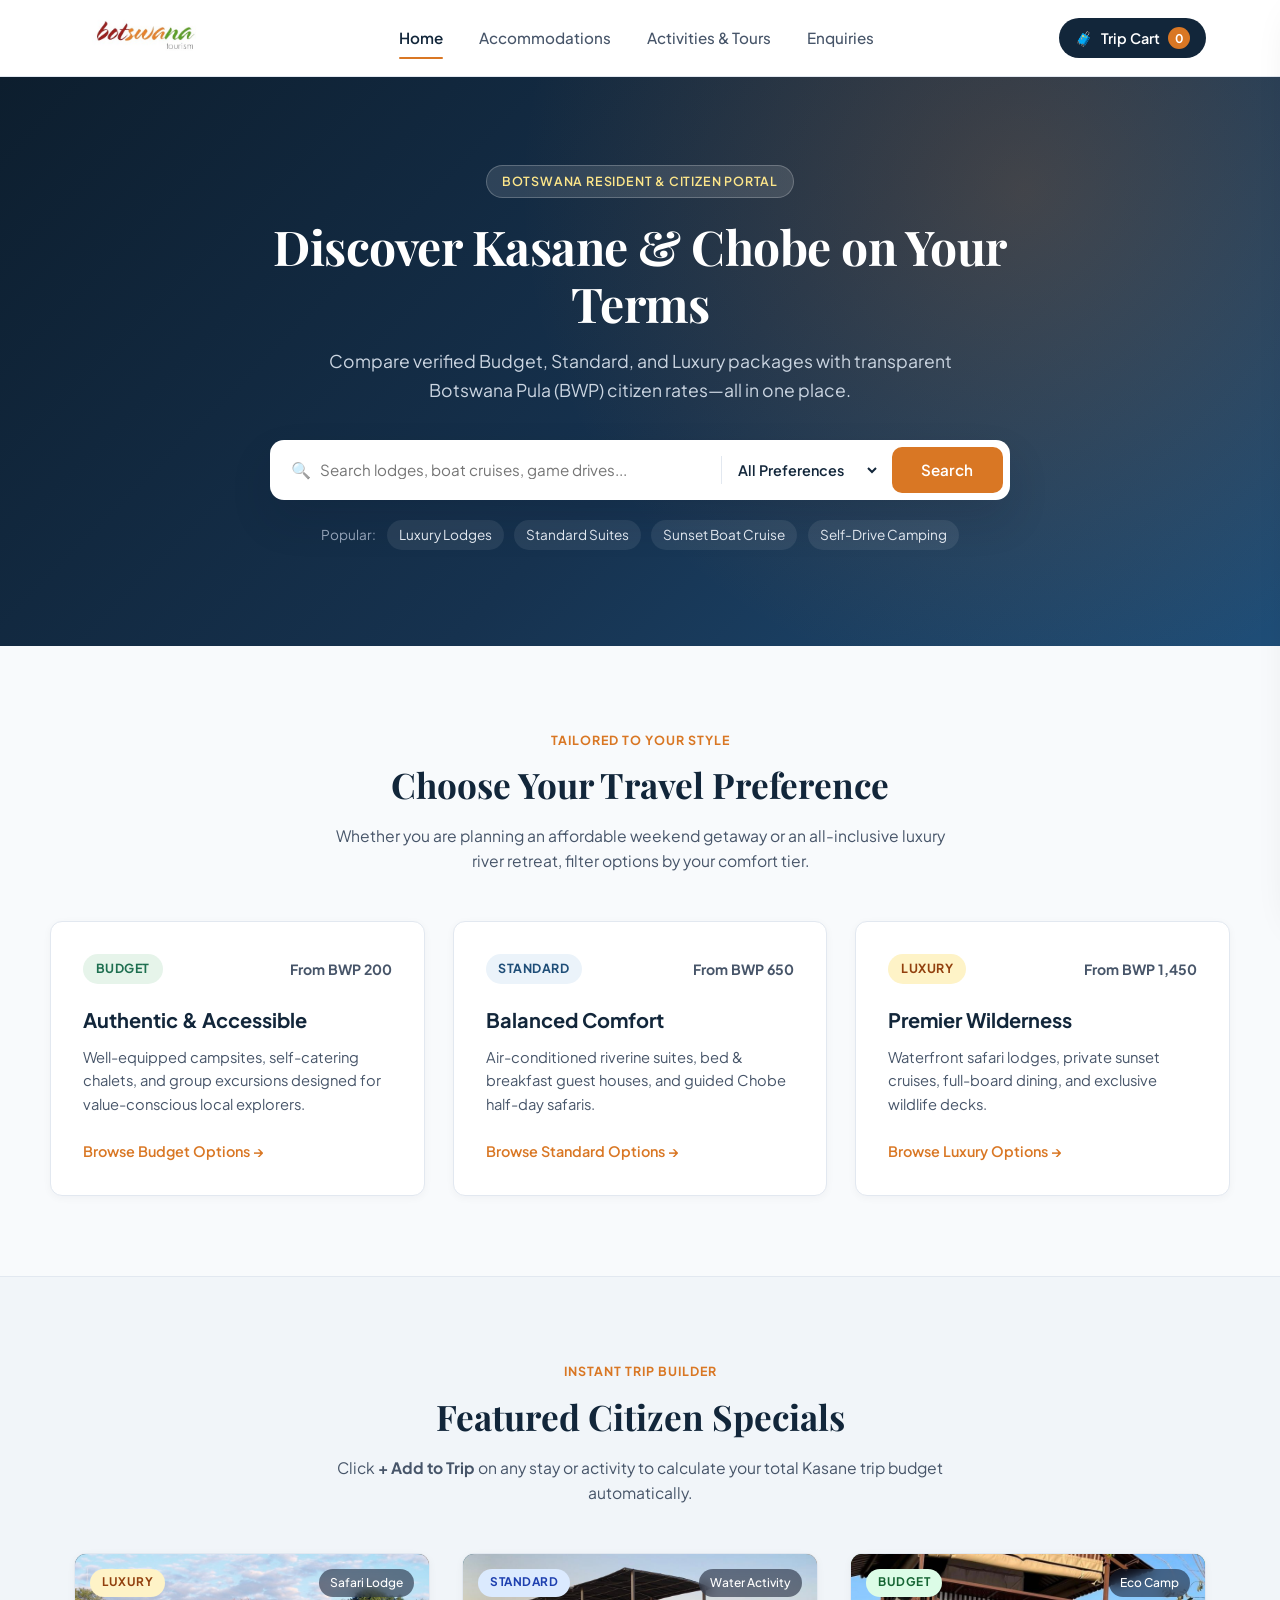
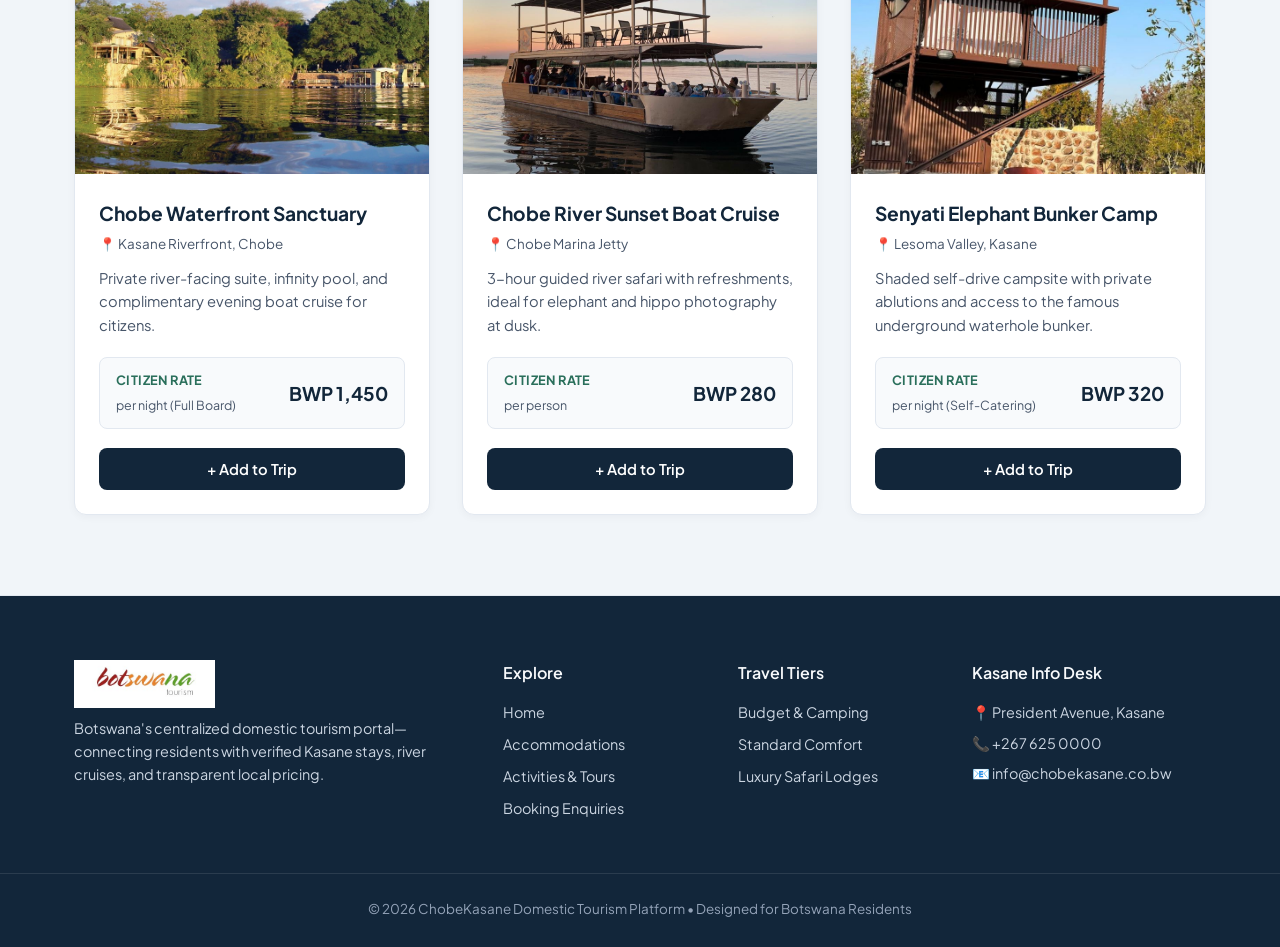
<file: index.html>
<!DOCTYPE html>
<html lang="en">
<head>
    <meta charset="UTF-8">
    <meta name="viewport" content="width=device-width, initial-scale=1.0">

    <link rel="stylesheet" href="css/style.css">

    <link rel="preconnect" href="https://fonts.googleapis.com">
    <link rel="preconnect" href="https://fonts.gstatic.com" crossorigin>

    <link href="https://fonts.googleapis.com/css2?family=Plus+Jakarta+Sans:wght@400;500;600;700&family=Playfair+Display:ital,wght@0,600;0,700;1,500&display=swap" rel="stylesheet">

    <title>ChobeKasane | Domestic Tourism & Citizen Rates Portal</title>

    <!-- FIXED IMAGE AND TEXT OVERLAY STYLING -->
    <style>
        .listing-visual {
            position: relative !important;
            display: block !important;
            width: 100%;
            height: 220px;
            overflow: hidden;
        }

        .listing-visual img {
            position: absolute;
            top: 0;
            left: 0;
            width: 100%;
            height: 100%;
            object-fit: cover;
            display: block;
            z-index: 1;
        }

        .listing-visual .tier-badge {
            position: absolute !important;
            top: 15px;
            left: 15px;
            z-index: 2;
            display: inline-block;
        }

        .listing-visual .category-chip {
            position: absolute !important;
            top: 15px;
            right: 15px;
            z-index: 2;
            display: inline-block;
        }

        .logo img {
            height: 48px;
            width: auto;
            display: block;
            object-fit: contain;
        }
    </style>
</head>

<body>

    <!-- HEADER -->
    <header class="site-header">
        <div class="container nav-container">

            <a href="index.html" class="logo">
                <img src="img/BTO LOGO.jpg" alt="Botswana Tourism Organisation Logo">
            </a>

            <nav class="nav-menu" id="navMenu">
                <a href="index.html" class="active">Home</a>
                <a href="accommodations.html">Accommodations</a>
                <a href="activities.html">Activities & Tours</a>
                <a href="contact.html">Enquiries</a>
            </nav>

            <div class="nav-actions">

                <button class="cart-trigger" onclick="toggleCart()" aria-label="Open Trip Cart">
                    <span class="cart-icon">🧳</span>
                    <span class="cart-label">Trip Cart</span>
                    <span class="cart-badge" id="cartCount">0</span>
                </button>

                <button class="mobile-menu-btn" onclick="toggleMobileMenu()" aria-label="Menu">☰</button>

            </div>
        </div>
    </header>


    <main>

        <!-- HERO SECTION -->
        <section class="hero">
            <div class="container hero-content">

                <span class="badge">Botswana Resident & Citizen Portal</span>

                <h1>Discover Kasane & Chobe on Your Terms</h1>

                <p>
                    Compare verified Budget, Standard, and Luxury packages with transparent Botswana Pula (BWP) citizen rates—all in one place.
                </p>

                <!-- SEARCH BAR -->
                <form class="hero-search-box" onsubmit="handleHeroSearch(event)">

                    <div class="search-field">
                        <span class="search-icon">🔍</span>

                        <input
                            type="text"
                            id="heroSearchInput"
                            placeholder="Search lodges, boat cruises, game drives..."
                            aria-label="Search Kasane tourism"
                        >
                    </div>

                    <div class="search-divider"></div>

                    <div class="search-select-wrap">
                        <select id="heroTierSelect" aria-label="Select travel preference">
                            <option value="all">All Preferences</option>
                            <option value="Budget">Budget Friendly</option>
                            <option value="Standard">Standard Comfort</option>
                            <option value="Luxury">Luxury Safari</option>
                        </select>
                    </div>

                    <button type="submit" class="btn btn-accent search-submit-btn">
                        Search
                    </button>

                </form>

                <!-- QUICK LINKS -->
                <div class="quick-tags">
                    <span>Popular:</span>
                    <a href="accommodations.html?tier=Luxury">Luxury Lodges</a>
                    <a href="accommodations.html?tier=Standard">Standard Suites</a>
                    <a href="activities.html">Sunset Boat Cruise</a>
                    <a href="accommodations.html?tier=Budget">Self-Drive Camping</a>
                </div>

            </div>
        </section>


        <!-- TRAVEL PREFERENCE TIERS -->
        <section class="tiers-section container">

            <div class="section-header">
                <span class="eyebrow">Tailored To Your Style</span>

                <h2>Choose Your Travel Preference</h2>

                <p>
                    Whether you are planning an affordable weekend getaway or an all-inclusive luxury river retreat, filter options by your comfort tier.
                </p>
            </div>

            <div class="tiers-grid">

                <!-- BUDGET -->
                <a href="accommodations.html?tier=Budget" class="tier-card tier-budget">

                    <div class="tier-top">
                        <span class="tier-pill pill-budget">Budget</span>
                        <span class="tier-price">From BWP 200</span>
                    </div>

                    <h3>Authentic & Accessible</h3>

                    <p>
                        Well-equipped campsites, self-catering chalets, and group excursions designed for value-conscious local explorers.
                    </p>

                    <span class="tier-link">Browse Budget Options &rarr;</span>

                </a>

                <!-- STANDARD -->
                <a href="accommodations.html?tier=Standard" class="tier-card tier-standard">

                    <div class="tier-top">
                        <span class="tier-pill pill-standard">Standard</span>
                        <span class="tier-price">From BWP 650</span>
                    </div>

                    <h3>Balanced Comfort</h3>

                    <p>
                        Air-conditioned riverine suites, bed & breakfast guest houses, and guided Chobe half-day safaris.
                    </p>

                    <span class="tier-link">Browse Standard Options &rarr;</span>

                </a>

                <!-- LUXURY -->
                <a href="accommodations.html?tier=Luxury" class="tier-card tier-luxury">

                    <div class="tier-top">
                        <span class="tier-pill pill-luxury">Luxury</span>
                        <span class="tier-price">From BWP 1,450</span>
                    </div>

                    <h3>Premier Wilderness</h3>

                    <p>
                        Waterfront safari lodges, private sunset cruises, full-board dining, and exclusive wildlife decks.
                    </p>

                    <span class="tier-link">Browse Luxury Options &rarr;</span>

                </a>

            </div>
        </section>


        <!-- FEATURED CITIZEN SPECIALS -->
        <section class="featured-section">

            <div class="container">

                <div class="section-header">
                    <span class="eyebrow">Instant Trip Builder</span>

                    <h2>Featured Citizen Specials</h2>

                    <p>
                        Click <strong>+ Add to Trip</strong> on any stay or activity to calculate your total Kasane trip budget automatically.
                    </p>
                </div>


                <div class="listings-grid">

                    <!-- ITEM 1: CHOBE WATERFRONT SANCTUARY -->
                    <article class="listing-card" data-tier="Luxury">

                        <div class="listing-visual visual-chobe-luxury">

                            <img
                                src="img/Chobe Waterfront Sanctuary.jpg"
                                alt="Chobe Waterfront Sanctuary"
                            >

                            <span class="tier-badge badge-luxury">Luxury</span>

                            <span class="category-chip">Safari Lodge</span>

                        </div>

                        <div class="listing-body">

                            <h3>Chobe Waterfront Sanctuary</h3>

                            <p class="location">📍 Kasane Riverfront, Chobe</p>

                            <p class="desc">
                                Private river-facing suite, infinity pool, and complimentary evening boat cruise for citizens.
                            </p>

                            <div class="rate-box">
                                <div>
                                    <span class="rate-label">Citizen Rate</span>
                                    <span class="rate-sub">per night (Full Board)</span>
                                </div>

                                <span class="rate-price">BWP 1,450</span>
                            </div>

                            <div class="card-actions">
                                <button
                                    class="btn btn-primary btn-full"
                                    onclick="addToCart('chobe-sanctuary', 'Chobe Waterfront Sanctuary (Luxury)', 1450, 'Night')"
                                >
                                    + Add to Trip
                                </button>
                            </div>

                        </div>
                    </article>


                    <!-- ITEM 2: CHOBE RIVER SUNSET BOAT CRUISE -->
                    <article class="listing-card" data-tier="Standard">

                        <div class="listing-visual visual-cruise-std">

                            <img
                                src="img/Chobe River Sunset Boat Cruise.jpg"
                                alt="Chobe River Sunset Boat Cruise"
                            >

                            <span class="tier-badge badge-standard">Standard</span>

                            <span class="category-chip">Water Activity</span>

                        </div>

                        <div class="listing-body">

                            <h3>Chobe River Sunset Boat Cruise</h3>

                            <p class="location">📍 Chobe Marina Jetty</p>

                            <p class="desc">
                                3-hour guided river safari with refreshments, ideal for elephant and hippo photography at dusk.
                            </p>

                            <div class="rate-box">
                                <div>
                                    <span class="rate-label">Citizen Rate</span>
                                    <span class="rate-sub">per person</span>
                                </div>

                                <span class="rate-price">BWP 280</span>
                            </div>

                            <div class="card-actions">
                                <button
                                    class="btn btn-primary btn-full"
                                    onclick="addToCart('sunset-cruise', 'Chobe Sunset Boat Cruise (Standard)', 280, 'Person')"
                                >
                                    + Add to Trip
                                </button>
                            </div>

                        </div>
                    </article>


                    <!-- ITEM 3: SENYATI ELEPHANT BUNKER CAMP -->
                    <article class="listing-card" data-tier="Budget">

                        <div class="listing-visual visual-camp-budget">

                            <img
                                src="img/Senyati Elephant Bunker Camp.jpg"
                                alt="Senyati Elephant Bunker Camp"
                            >

                            <span class="tier-badge badge-budget">Budget</span>

                            <span class="category-chip">Eco Camp</span>

                        </div>

                        <div class="listing-body">

                            <h3>Senyati Elephant Bunker Camp</h3>

                            <p class="location">📍 Lesoma Valley, Kasane</p>

                            <p class="desc">
                                Shaded self-drive campsite with private ablutions and access to the famous underground waterhole bunker.
                            </p>

                            <div class="rate-box">
                                <div>
                                    <span class="rate-label">Citizen Rate</span>
                                    <span class="rate-sub">per night (Self-Catering)</span>
                                </div>

                                <span class="rate-price">BWP 320</span>
                            </div>

                            <div class="card-actions">
                                <button
                                    class="btn btn-primary btn-full"
                                    onclick="addToCart('senyati-camp', 'Senyati Bunker Camp (Budget)', 320, 'Night')"
                                >
                                    + Add to Trip
                                </button>
                            </div>

                        </div>
                    </article>

                </div>
            </div>
        </section>

    </main>


    <!-- TRIP CART BACKDROP -->
    <div class="cart-backdrop" id="cartBackdrop" onclick="toggleCart()"></div>


    <!-- TRIP CART DRAWER -->
    <aside class="cart-drawer" id="cartDrawer" aria-hidden="true">

        <div class="cart-header">
            <div>
                <h3>Your Kasane Trip Cart</h3>
                <p class="cart-subtitle">Citizen & Resident Package Estimator</p>
            </div>

            <button class="close-cart" onclick="toggleCart()" aria-label="Close Cart">
                &times;
            </button>
        </div>

        <div class="cart-items" id="cartItemsContainer">
            <!-- Populated dynamically via JS -->
        </div>

        <div class="cart-footer">

            <div class="cart-summary-row">
                <span>Selected Items</span>
                <span id="cartTotalItems">0</span>
            </div>

            <div class="cart-summary-row total-row">
                <span>Estimated Total (BWP)</span>
                <span id="cartTotalPrice">BWP 0</span>
            </div>

            <p class="cart-note">
                *Includes verified Botswana citizen & resident rates.
            </p>

            <div class="cart-footer-actions">

                <button class="btn btn-outline btn-sm" onclick="clearCart()">
                    Clear All
                </button>

                <a href="contact.html?fromCart=true" class="btn btn-primary btn-sm" style="flex:1;">
                    Proceed to Enquiry
                </a>

            </div>
        </div>
    </aside>


    <!-- TOAST NOTIFICATION -->
    <div class="toast" id="toastNotification">
        Added to your Trip Cart!
    </div>


    <!-- FOOTER -->
    <footer class="site-footer">

        <div class="container footer-content">

            <!-- BRAND INFORMATION -->
            <div class="footer-col">

                <a href="index.html" class="logo footer-logo">
                    <img src="img/BTO LOGO.jpg" alt="Botswana Tourism Organisation Logo">
                </a>

                <p>
                    Botswana's centralized domestic tourism portal—connecting residents with verified Kasane stays, river cruises, and transparent local pricing.
                </p>

            </div>

            <!-- EXPLORE LINKS -->
            <div class="footer-col">
                <h4>Explore</h4>
                <a href="index.html">Home</a>
                <a href="accommodations.html">Accommodations</a>
                <a href="activities.html">Activities & Tours</a>
                <a href="contact.html">Booking Enquiries</a>
            </div>

            <!-- TRAVEL TIERS -->
            <div class="footer-col">
                <h4>Travel Tiers</h4>
                <a href="accommodations.html?tier=Budget">Budget & Camping</a>
                <a href="accommodations.html?tier=Standard">Standard Comfort</a>
                <a href="accommodations.html?tier=Luxury">Luxury Safari Lodges</a>
            </div>

            <!-- CONTACT INFORMATION -->
            <div class="footer-col">
                <h4>Kasane Info Desk</h4>
                <p>📍 President Avenue, Kasane</p>
                <p>📞 +267 625 0000</p>
                <p>📧 info@chobekasane.co.bw</p>
            </div>

        </div>

        <div class="footer-bottom">
            <div class="container">
                <p>
                    &copy; 2026 ChobeKasane Domestic Tourism Platform &bull; Designed for Botswana Residents
                </p>
            </div>
        </div>

    </footer>


    <!-- JAVASCRIPT -->
    <script src="js/main.js"></script>

</body>
</html>
</file>
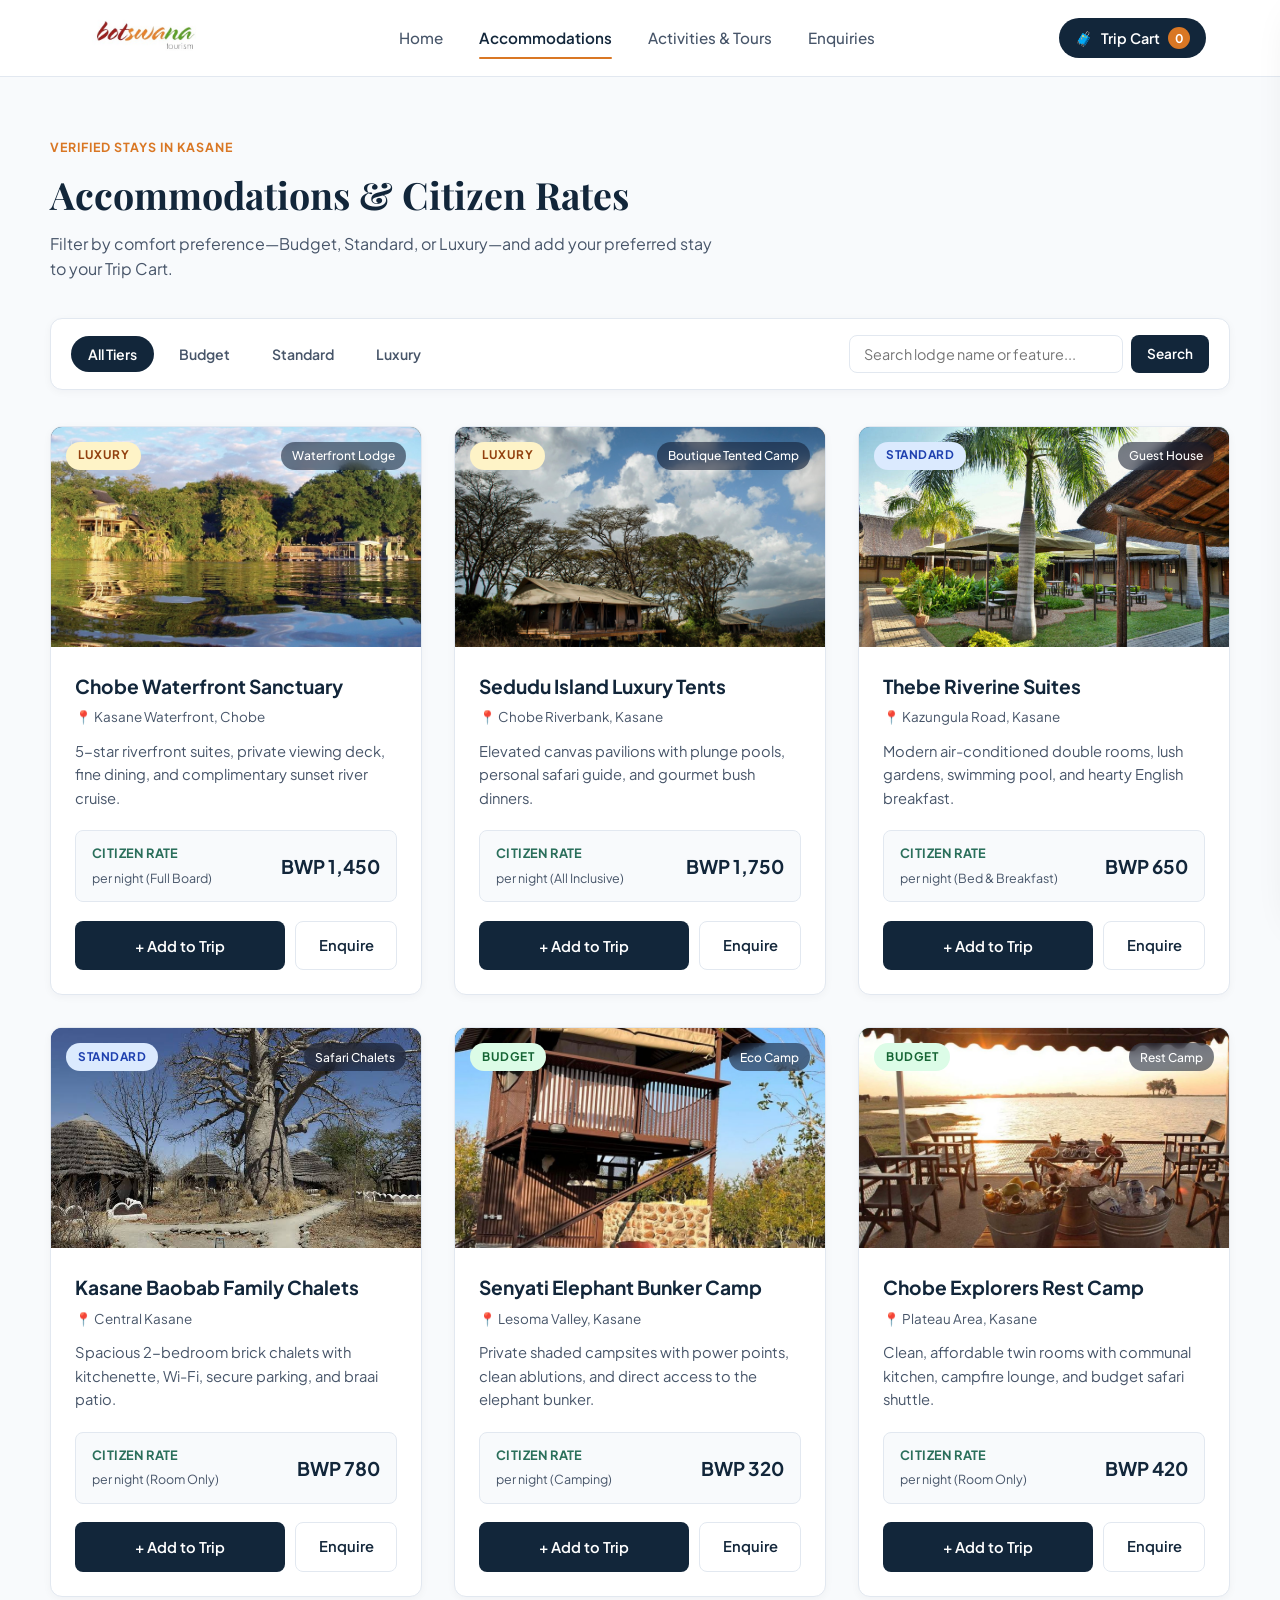
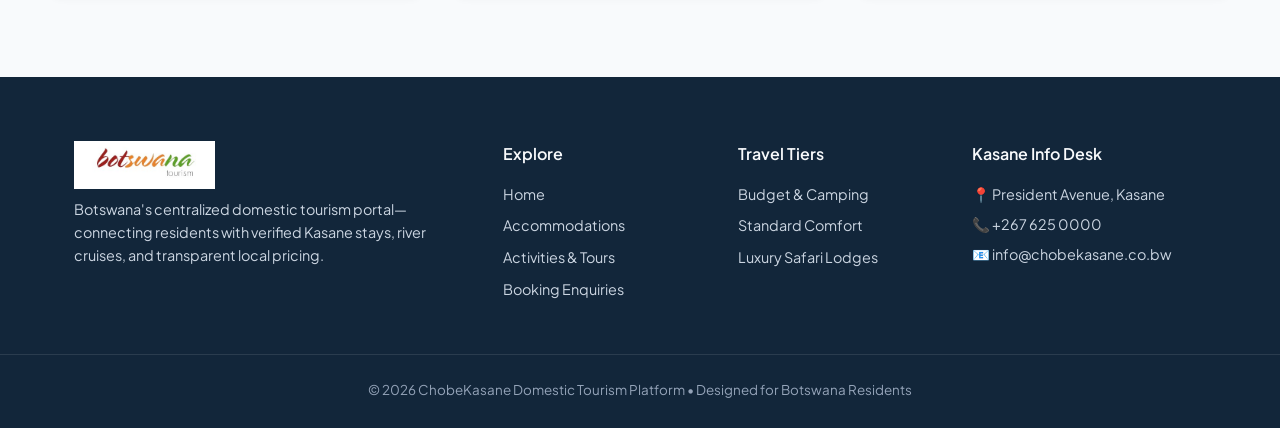
<file: accommodations.html>
<!DOCTYPE html>
<html lang="en">
<head>
    <meta charset="UTF-8">
    <meta name="viewport" content="width=device-width, initial-scale=1.0">

    <link rel="stylesheet" href="css/style.css">

    <link rel="preconnect" href="https://fonts.googleapis.com">
    <link rel="preconnect" href="https://fonts.gstatic.com" crossorigin>

    <link href="https://fonts.googleapis.com/css2?family=Plus+Jakarta+Sans:wght@400;500;600;700&family=Playfair+Display:ital,wght@0,600;0,700;1,500&display=swap" rel="stylesheet">

    <title>Accommodations | ChobeKasane Domestic Tourism</title>

    <!-- IMAGE OVERLAY FIX -->
    <style>
        .listing-visual {
            position: relative !important;
            display: block !important;
            width: 100%;
            height: 220px;
            overflow: hidden;
        }

        .listing-visual img {
            position: absolute;
            top: 0;
            left: 0;
            width: 100%;
            height: 100%;
            object-fit: cover;
            display: block;
            z-index: 1;
        }

        .listing-visual .tier-badge {
            position: absolute !important;
            top: 15px;
            left: 15px;
            z-index: 2;
            display: inline-block;
        }

        .listing-visual .category-chip {
            position: absolute !important;
            top: 15px;
            right: 15px;
            z-index: 2;
            display: inline-block;
        }

        .logo img {
            height: 48px;
            width: auto;
            display: block;
            object-fit: contain;
        }
    </style>
</head>

<body>

    <!-- HEADER -->
    <header class="site-header">
        <div class="container nav-container">

            <a href="index.html" class="logo">
                <img src="img/BTO LOGO.jpg" alt="Botswana Tourism Organisation Logo">
            </a>

            <nav class="nav-menu" id="navMenu">
                <a href="index.html">Home</a>
                <a href="accommodations.html" class="active">Accommodations</a>
                <a href="activities.html">Activities & Tours</a>
                <a href="contact.html">Enquiries</a>
            </nav>

            <div class="nav-actions">

                <button class="cart-trigger" onclick="toggleCart()" aria-label="Open Trip Cart">
                    <span class="cart-icon">🧳</span>
                    <span class="cart-label">Trip Cart</span>
                    <span class="cart-badge" id="cartCount">0</span>
                </button>

                <button class="mobile-menu-btn" onclick="toggleMobileMenu()" aria-label="Menu">☰</button>

            </div>
        </div>
    </header>


    <main class="container page-main">

        <!-- PAGE HEADER -->
        <div class="page-header">

            <span class="eyebrow">Verified Stays in Kasane</span>

            <h1>Accommodations & Citizen Rates</h1>

            <p>
                Filter by comfort preference—Budget, Standard, or Luxury—and add your preferred stay to your Trip Cart.
            </p>

        </div>


        <!-- INTERACTIVE FILTERS -->
        <div class="controls-wrapper">

            <div class="tier-tabs" role="tablist">

                <button class="tier-tab active" data-tier="all" onclick="setTierFilter('all', this)">
                    All Tiers
                </button>

                <button class="tier-tab" data-tier="Budget" onclick="setTierFilter('Budget', this)">
                    Budget
                </button>

                <button class="tier-tab" data-tier="Standard" onclick="setTierFilter('Standard', this)">
                    Standard
                </button>

                <button class="tier-tab" data-tier="Luxury" onclick="setTierFilter('Luxury', this)">
                    Luxury
                </button>

            </div>

            <div class="search-inline">

                <input
                    type="text"
                    id="pageSearchInput"
                    placeholder="Search lodge name or feature..."
                    onkeyup="applyPageFilters()"
                >

                <button class="btn btn-primary btn-sm" onclick="applyPageFilters()">
                    Search
                </button>

            </div>

        </div>


        <!-- ACCOMMODATION LISTINGS -->
        <div class="listings-grid" id="filterableGrid">


            <!-- LUXURY 1: CHOBE WATERFRONT SANCTUARY -->
            <article class="listing-card" data-tier="Luxury">

                <div class="listing-visual visual-chobe-luxury">

                    <img
                        src="img/Chobe Waterfront Sanctuary.jpg"
                        alt="Chobe Waterfront Sanctuary"
                    >

                    <span class="tier-badge badge-luxury">Luxury</span>

                    <span class="category-chip">Waterfront Lodge</span>

                </div>

                <div class="listing-body">

                    <h3>Chobe Waterfront Sanctuary</h3>

                    <p class="location">📍 Kasane Waterfront, Chobe</p>

                    <p class="desc">
                        5-star riverfront suites, private viewing deck, fine dining, and complimentary sunset river cruise.
                    </p>

                    <div class="rate-box">

                        <div>
                            <span class="rate-label">Citizen Rate</span>
                            <span class="rate-sub">per night (Full Board)</span>
                        </div>

                        <span class="rate-price">BWP 1,450</span>

                    </div>

                    <div class="card-actions">

                        <button
                            class="btn btn-primary"
                            style="flex:1;"
                            onclick="addToCart('chobe-sanctuary', 'Chobe Waterfront Sanctuary (Luxury)', 1450, 'Night')"
                        >
                            + Add to Trip
                        </button>

                        <a href="contact.html?listing=Chobe%20Waterfront%20Sanctuary" class="btn btn-outline">
                            Enquire
                        </a>

                    </div>

                </div>
            </article>


            <!-- LUXURY 2: SEDUDU ISLAND LUXURY TENTS -->
            <article class="listing-card" data-tier="Luxury">

                <div class="listing-visual visual-savanna-luxury">

                    <img
                        src="img/Sedudu Island Luxury Tents.jpg"
                        alt="Sedudu Island Luxury Tents"
                    >

                    <span class="tier-badge badge-luxury">Luxury</span>

                    <span class="category-chip">Boutique Tented Camp</span>

                </div>

                <div class="listing-body">

                    <h3>Sedudu Island Luxury Tents</h3>

                    <p class="location">📍 Chobe Riverbank, Kasane</p>

                    <p class="desc">
                        Elevated canvas pavilions with plunge pools, personal safari guide, and gourmet bush dinners.
                    </p>

                    <div class="rate-box">

                        <div>
                            <span class="rate-label">Citizen Rate</span>
                            <span class="rate-sub">per night (All Inclusive)</span>
                        </div>

                        <span class="rate-price">BWP 1,750</span>

                    </div>

                    <div class="card-actions">

                        <button
                            class="btn btn-primary"
                            style="flex:1;"
                            onclick="addToCart('sedudu-tents', 'Sedudu Island Luxury Tents (Luxury)', 1750, 'Night')"
                        >
                            + Add to Trip
                        </button>

                        <a href="contact.html?listing=Sedudu%20Island%20Luxury%20Tents" class="btn btn-outline">
                            Enquire
                        </a>

                    </div>

                </div>
            </article>


            <!-- STANDARD 1: THEBE RIVERINE SUITES -->
            <article class="listing-card" data-tier="Standard">

                <div class="listing-visual visual-thebe-std">

                    <img
                        src="img/Thebe Riverine Suites.jpg"
                        alt="Thebe Riverine Suites"
                    >

                    <span class="tier-badge badge-standard">Standard</span>

                    <span class="category-chip">Guest House</span>

                </div>

                <div class="listing-body">

                    <h3>Thebe Riverine Suites</h3>

                    <p class="location">📍 Kazungula Road, Kasane</p>

                    <p class="desc">
                        Modern air-conditioned double rooms, lush gardens, swimming pool, and hearty English breakfast.
                    </p>

                    <div class="rate-box">

                        <div>
                            <span class="rate-label">Citizen Rate</span>
                            <span class="rate-sub">per night (Bed & Breakfast)</span>
                        </div>

                        <span class="rate-price">BWP 650</span>

                    </div>

                    <div class="card-actions">

                        <button
                            class="btn btn-primary"
                            style="flex:1;"
                            onclick="addToCart('thebe-suites', 'Thebe Riverine Suites (Standard)', 650, 'Night')"
                        >
                            + Add to Trip
                        </button>

                        <a href="contact.html?listing=Thebe%20Riverine%20Suites" class="btn btn-outline">
                            Enquire
                        </a>

                    </div>

                </div>
            </article>


            <!-- STANDARD 2: KASANE BAOBAB FAMILY CHALETS -->
            <article class="listing-card" data-tier="Standard">

                <div class="listing-visual visual-baobab-std">

                    <img
                        src="img/Kasane Baobab Family Chalets.jpg"
                        alt="Kasane Baobab Family Chalets"
                    >

                    <span class="tier-badge badge-standard">Standard</span>

                    <span class="category-chip">Safari Chalets</span>

                </div>

                <div class="listing-body">

                    <h3>Kasane Baobab Family Chalets</h3>

                    <p class="location">📍 Central Kasane</p>

                    <p class="desc">
                        Spacious 2-bedroom brick chalets with kitchenette, Wi-Fi, secure parking, and braai patio.
                    </p>

                    <div class="rate-box">

                        <div>
                            <span class="rate-label">Citizen Rate</span>
                            <span class="rate-sub">per night (Room Only)</span>
                        </div>

                        <span class="rate-price">BWP 780</span>

                    </div>

                    <div class="card-actions">

                        <button
                            class="btn btn-primary"
                            style="flex:1;"
                            onclick="addToCart('baobab-chalets', 'Kasane Baobab Family Chalets (Standard)', 780, 'Night')"
                        >
                            + Add to Trip
                        </button>

                        <a href="contact.html?listing=Kasane%20Baobab%20Family%20Chalets" class="btn btn-outline">
                            Enquire
                        </a>

                    </div>

                </div>
            </article>


            <!-- BUDGET 1: SENYATI ELEPHANT BUNKER CAMP -->
            <article class="listing-card" data-tier="Budget">

                <div class="listing-visual visual-camp-budget">

                    <img
                        src="img/Senyati Elephant Bunker Camp.jpg"
                        alt="Senyati Elephant Bunker Camp"
                    >

                    <span class="tier-badge badge-budget">Budget</span>

                    <span class="category-chip">Eco Camp</span>

                </div>

                <div class="listing-body">

                    <h3>Senyati Elephant Bunker Camp</h3>

                    <p class="location">📍 Lesoma Valley, Kasane</p>

                    <p class="desc">
                        Private shaded campsites with power points, clean ablutions, and direct access to the elephant bunker.
                    </p>

                    <div class="rate-box">

                        <div>
                            <span class="rate-label">Citizen Rate</span>
                            <span class="rate-sub">per night (Camping)</span>
                        </div>

                        <span class="rate-price">BWP 320</span>

                    </div>

                    <div class="card-actions">

                        <button
                            class="btn btn-primary"
                            style="flex:1;"
                            onclick="addToCart('senyati-camp', 'Senyati Bunker Camp (Budget)', 320, 'Night')"
                        >
                            + Add to Trip
                        </button>

                        <a href="contact.html?listing=Senyati%20Bunker%20Camp" class="btn btn-outline">
                            Enquire
                        </a>

                    </div>

                </div>
            </article>


            <!-- BUDGET 2: CHOBE EXPLORERS REST CAMP -->
            <article class="listing-card" data-tier="Budget">

                <div class="listing-visual visual-backpacker-budget">

                    <img
                        src="img/Chobe Explorers Rest Camp.jpeg"
                        alt="Chobe Explorers Rest Camp"
                    >

                    <span class="tier-badge badge-budget">Budget</span>

                    <span class="category-chip">Rest Camp</span>

                </div>

                <div class="listing-body">

                    <h3>Chobe Explorers Rest Camp</h3>

                    <p class="location">📍 Plateau Area, Kasane</p>

                    <p class="desc">
                        Clean, affordable twin rooms with communal kitchen, campfire lounge, and budget safari shuttle.
                    </p>

                    <div class="rate-box">

                        <div>
                            <span class="rate-label">Citizen Rate</span>
                            <span class="rate-sub">per night (Room Only)</span>
                        </div>

                        <span class="rate-price">BWP 420</span>

                    </div>

                    <div class="card-actions">

                        <button
                            class="btn btn-primary"
                            style="flex:1;"
                            onclick="addToCart('explorers-camp', 'Chobe Explorers Rest Camp (Budget)', 420, 'Night')"
                        >
                            + Add to Trip
                        </button>

                        <a href="contact.html?listing=Chobe%20Explorers%20Rest%20Camp" class="btn btn-outline">
                            Enquire
                        </a>

                    </div>

                </div>
            </article>

        </div>


        <!-- EMPTY FILTER STATE -->
        <div id="emptyFilterState" class="empty-state" style="display:none;">

            <h3>No matching stays found</h3>

            <p>Try clearing your search keyword or switching to "All Tiers".</p>

            <button class="btn btn-outline btn-sm" onclick="resetPageFilters()">
                Reset Filters
            </button>

        </div>

    </main>


    <!-- TRIP CART BACKDROP -->
    <div class="cart-backdrop" id="cartBackdrop" onclick="toggleCart()"></div>


    <!-- TRIP CART DRAWER -->
    <aside class="cart-drawer" id="cartDrawer" aria-hidden="true">

        <div class="cart-header">

            <div>
                <h3>Your Kasane Trip Cart</h3>
                <p class="cart-subtitle">Citizen & Resident Package Estimator</p>
            </div>

            <button class="close-cart" onclick="toggleCart()" aria-label="Close Cart">
                &times;
            </button>

        </div>

        <div class="cart-items" id="cartItemsContainer">
            <!-- Populated dynamically via JS -->
        </div>

        <div class="cart-footer">

            <div class="cart-summary-row">
                <span>Selected Items</span>
                <span id="cartTotalItems">0</span>
            </div>

            <div class="cart-summary-row total-row">
                <span>Estimated Total (BWP)</span>
                <span id="cartTotalPrice">BWP 0</span>
            </div>

            <p class="cart-note">
                *Includes verified Botswana citizen & resident rates.
            </p>

            <div class="cart-footer-actions">

                <button class="btn btn-outline btn-sm" onclick="clearCart()">
                    Clear All
                </button>

                <a href="contact.html?fromCart=true" class="btn btn-primary btn-sm" style="flex:1;">
                    Proceed to Enquiry
                </a>

            </div>

        </div>

    </aside>


    <!-- TOAST NOTIFICATION -->
    <div class="toast" id="toastNotification">
        Added to your Trip Cart!
    </div>


    <!-- FOOTER -->
    <footer class="site-footer">

        <div class="container footer-content">

            <div class="footer-col">

                <a href="index.html" class="logo footer-logo">
                    <img src="img/BTO LOGO.jpg" alt="Botswana Tourism Organisation Logo">
                </a>

                <p>
                    Botswana's centralized domestic tourism portal—connecting residents with verified Kasane stays, river cruises, and transparent local pricing.
                </p>

            </div>

            <div class="footer-col">

                <h4>Explore</h4>

                <a href="index.html">Home</a>
                <a href="accommodations.html">Accommodations</a>
                <a href="activities.html">Activities & Tours</a>
                <a href="contact.html">Booking Enquiries</a>

            </div>

            <div class="footer-col">

                <h4>Travel Tiers</h4>

                <a href="accommodations.html?tier=Budget">Budget & Camping</a>
                <a href="accommodations.html?tier=Standard">Standard Comfort</a>
                <a href="accommodations.html?tier=Luxury">Luxury Safari Lodges</a>

            </div>

            <div class="footer-col">

                <h4>Kasane Info Desk</h4>

                <p>📍 President Avenue, Kasane</p>
                <p>📞 +267 625 0000</p>
                <p>📧 info@chobekasane.co.bw</p>

            </div>

        </div>

        <div class="footer-bottom">

            <div class="container">

                <p>
                    &copy; 2026 ChobeKasane Domestic Tourism Platform &bull; Designed for Botswana Residents
                </p>

            </div>

        </div>

    </footer>


    <!-- JAVASCRIPT -->
    <script src="js/main.js"></script>

</body>
</html>
</file>
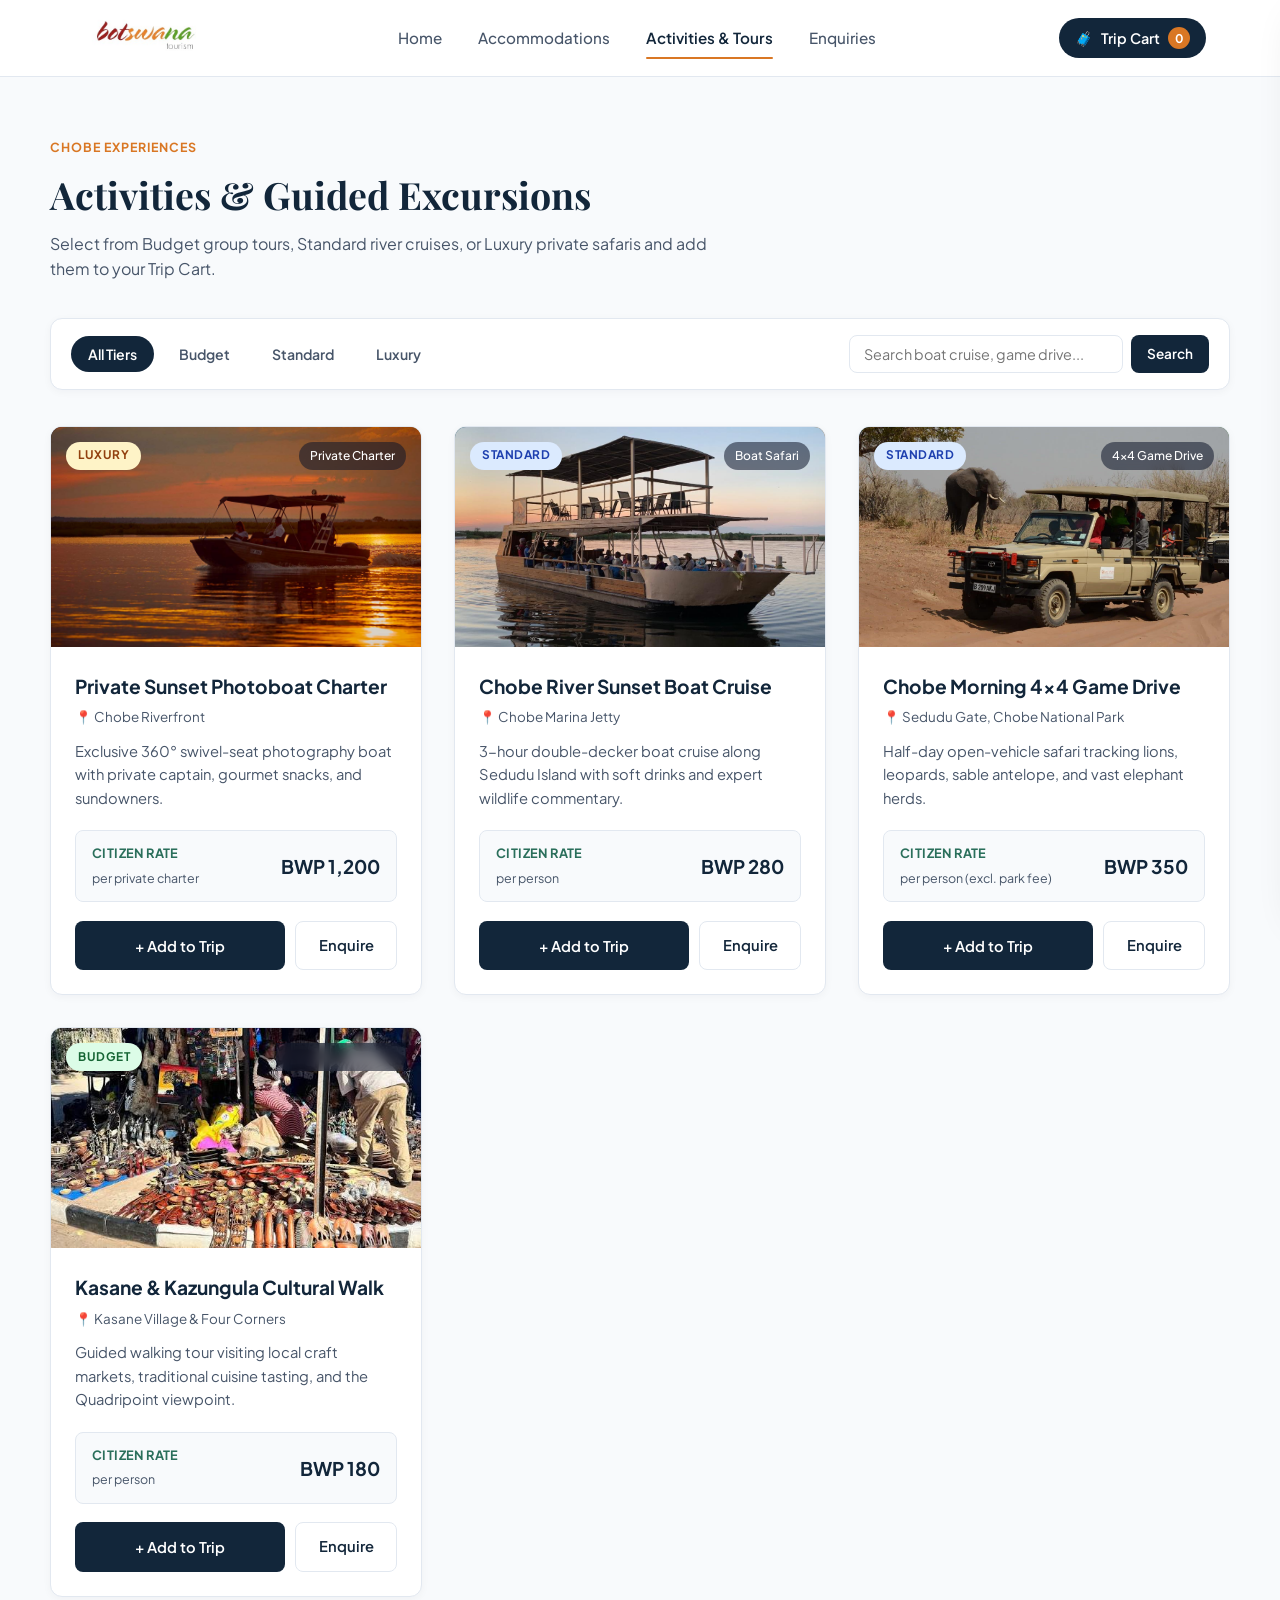
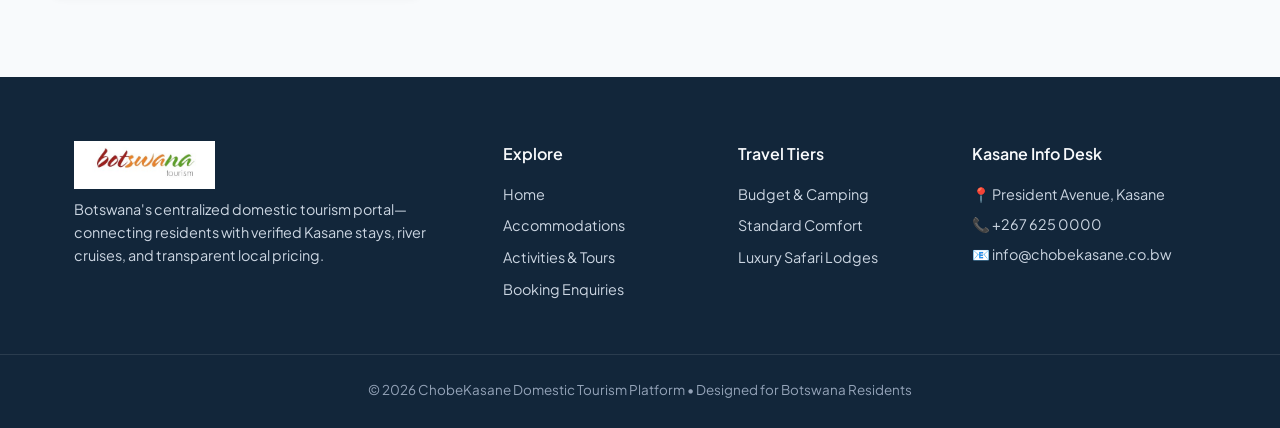
<file: activities.html>
<!DOCTYPE html>
<html lang="en">
<head>
    <meta charset="UTF-8">
    <meta name="viewport" content="width=device-width, initial-scale=1.0">

    <link rel="stylesheet" href="css/style.css">

    <link rel="preconnect" href="https://fonts.googleapis.com">
    <link rel="preconnect" href="https://fonts.gstatic.com" crossorigin>

    <link href="https://fonts.googleapis.com/css2?family=Plus+Jakarta+Sans:wght@400;500;600;700&family=Playfair+Display:ital,wght@0,600;0,700;1,500&display=swap" rel="stylesheet">

    <title>Activities & Tours | ChobeKasane Domestic Tourism</title>

    <!-- IMAGE OVERLAY FIX -->
    <style>
        .listing-visual {
            position: relative !important;
            display: block !important;
            width: 100%;
            height: 220px;
            overflow: hidden;
        }

        .listing-visual img {
            position: absolute;
            top: 0;
            left: 0;
            width: 100%;
            height: 100%;
            object-fit: cover;
            display: block;
            z-index: 1;
        }

        .listing-visual .tier-badge {
            position: absolute !important;
            top: 15px;
            left: 15px;
            z-index: 2;
            display: inline-block;
        }

        .listing-visual .category-chip {
            position: absolute !important;
            top: 15px;
            right: 15px;
            z-index: 2;
            display: inline-block;
        }

        .logo img {
            height: 48px;
            width: auto;
            display: block;
            object-fit: contain;
        }
    </style>
</head>

<body>

    <!-- HEADER -->
    <header class="site-header">

        <div class="container nav-container">

            <a href="index.html" class="logo">
                <img src="img/BTO LOGO.jpg" alt="Botswana Tourism Organisation Logo">
            </a>

            <nav class="nav-menu" id="navMenu">
                <a href="index.html">Home</a>
                <a href="accommodations.html">Accommodations</a>
                <a href="activities.html" class="active">Activities & Tours</a>
                <a href="contact.html">Enquiries</a>
            </nav>

            <div class="nav-actions">

                <button class="cart-trigger" onclick="toggleCart()" aria-label="Open Trip Cart">
                    <span class="cart-icon">🧳</span>
                    <span class="cart-label">Trip Cart</span>
                    <span class="cart-badge" id="cartCount">0</span>
                </button>

                <button class="mobile-menu-btn" onclick="toggleMobileMenu()" aria-label="Menu">☰</button>

            </div>

        </div>

    </header>


    <main class="container page-main">

        <!-- PAGE HEADER -->
        <div class="page-header">

            <span class="eyebrow">Chobe Experiences</span>

            <h1>Activities & Guided Excursions</h1>

            <p>
                Select from Budget group tours, Standard river cruises, or Luxury private safaris and add them to your Trip Cart.
            </p>

        </div>


        <!-- FILTERS AND SEARCH -->
        <div class="controls-wrapper">

            <div class="tier-tabs" role="tablist">

                <button class="tier-tab active" data-tier="all" onclick="setTierFilter('all', this)">
                    All Tiers
                </button>

                <button class="tier-tab" data-tier="Budget" onclick="setTierFilter('Budget', this)">
                    Budget
                </button>

                <button class="tier-tab" data-tier="Standard" onclick="setTierFilter('Standard', this)">
                    Standard
                </button>

                <button class="tier-tab" data-tier="Luxury" onclick="setTierFilter('Luxury', this)">
                    Luxury
                </button>

            </div>

            <div class="search-inline">

                <input
                    type="text"
                    id="pageSearchInput"
                    placeholder="Search boat cruise, game drive..."
                    onkeyup="applyPageFilters()"
                >

                <button class="btn btn-primary btn-sm" onclick="applyPageFilters()">
                    Search
                </button>

            </div>

        </div>


        <!-- ACTIVITIES LISTINGS -->
        <div class="listings-grid" id="filterableGrid">


            <!-- LUXURY ACTIVITY: PRIVATE SUNSET PHOTOBOAT -->
            <article class="listing-card" data-tier="Luxury">

                <div class="listing-visual visual-private-luxury">

                    <img
                        src="img/Private Sunset Photoboat Charter.jpg"
                        alt="Private Sunset Photoboat Charter"
                    >

                    <span class="tier-badge badge-luxury">Luxury</span>

                    <span class="category-chip">Private Charter</span>

                </div>

                <div class="listing-body">

                    <h3>Private Sunset Photoboat Charter</h3>

                    <p class="location">📍 Chobe Riverfront</p>

                    <p class="desc">
                        Exclusive 360° swivel-seat photography boat with private captain, gourmet snacks, and sundowners.
                    </p>

                    <div class="rate-box">

                        <div>
                            <span class="rate-label">Citizen Rate</span>
                            <span class="rate-sub">per private charter</span>
                        </div>

                        <span class="rate-price">BWP 1,200</span>

                    </div>

                    <div class="card-actions">

                        <button
                            class="btn btn-primary"
                            style="flex:1;"
                            onclick="addToCart('private-photoboat', 'Private Sunset Photoboat (Luxury)', 1200, 'Charter')"
                        >
                            + Add to Trip
                        </button>

                        <a href="contact.html?activity=Private%20Photoboat" class="btn btn-outline">
                            Enquire
                        </a>

                    </div>

                </div>
            </article>


            <!-- STANDARD ACTIVITY 1: SUNSET BOAT CRUISE -->
            <article class="listing-card" data-tier="Standard">

                <div class="listing-visual visual-cruise-std">

                    <img
                        src="img/Chobe River Sunset Boat Cruise.jpg"
                        alt="Chobe River Sunset Boat Cruise"
                    >

                    <span class="tier-badge badge-standard">Standard</span>

                    <span class="category-chip">Boat Safari</span>

                </div>

                <div class="listing-body">

                    <h3>Chobe River Sunset Boat Cruise</h3>

                    <p class="location">📍 Chobe Marina Jetty</p>

                    <p class="desc">
                        3-hour double-decker boat cruise along Sedudu Island with soft drinks and expert wildlife commentary.
                    </p>

                    <div class="rate-box">

                        <div>
                            <span class="rate-label">Citizen Rate</span>
                            <span class="rate-sub">per person</span>
                        </div>

                        <span class="rate-price">BWP 280</span>

                    </div>

                    <div class="card-actions">

                        <button
                            class="btn btn-primary"
                            style="flex:1;"
                            onclick="addToCart('sunset-cruise', 'Chobe Sunset Boat Cruise (Standard)', 280, 'Person')"
                        >
                            + Add to Trip
                        </button>

                        <a href="contact.html?activity=Sunset%20Boat%20Cruise" class="btn btn-outline">
                            Enquire
                        </a>

                    </div>

                </div>
            </article>


            <!-- STANDARD ACTIVITY 2: MORNING GAME DRIVE -->
            <article class="listing-card" data-tier="Standard">

                <div class="listing-visual visual-gamedrive-std">

                    <img
                        src="img/Chobe Morning 4x4 Game Drive.jpg"
                        alt="Chobe Morning 4x4 Game Drive"
                    >

                    <span class="tier-badge badge-standard">Standard</span>

                    <span class="category-chip">4x4 Game Drive</span>

                </div>

                <div class="listing-body">

                    <h3>Chobe Morning 4x4 Game Drive</h3>

                    <p class="location">📍 Sedudu Gate, Chobe National Park</p>

                    <p class="desc">
                        Half-day open-vehicle safari tracking lions, leopards, sable antelope, and vast elephant herds.
                    </p>

                    <div class="rate-box">

                        <div>
                            <span class="rate-label">Citizen Rate</span>
                            <span class="rate-sub">per person (excl. park fee)</span>
                        </div>

                        <span class="rate-price">BWP 350</span>

                    </div>

                    <div class="card-actions">

                        <button
                            class="btn btn-primary"
                            style="flex:1;"
                            onclick="addToCart('morning-drive', 'Chobe Morning 4x4 Game Drive (Standard)', 350, 'Person')"
                        >
                            + Add to Trip
                        </button>

                        <a href="contact.html?activity=Morning%20Game%20Drive" class="btn btn-outline">
                            Enquire
                        </a>

                    </div>

                </div>
            </article>


            <!-- BUDGET ACTIVITY: CULTURAL WALK -->
            <article class="listing-card" data-tier="Budget">

                <div class="listing-visual visual-culture-budget">

                    <img
                        src="img/Kasane & Kazungula Cultural Walk.jpg"
                        alt="Kasane & Kazungula Cultural Walk"
                    >

                    <span class="tier-badge badge-budget">Budget</span>

                    <span class="category-chip">Cultural & Heritage</span>

                </div>

                <div class="listing-body">

                    <h3>Kasane & Kazungula Cultural Walk</h3>

                    <p class="location">📍 Kasane Village & Four Corners</p>

                    <p class="desc">
                        Guided walking tour visiting local craft markets, traditional cuisine tasting, and the Quadripoint viewpoint.
                    </p>

                    <div class="rate-box">

                        <div>
                            <span class="rate-label">Citizen Rate</span>
                            <span class="rate-sub">per person</span>
                        </div>

                        <span class="rate-price">BWP 180</span>

                    </div>

                    <div class="card-actions">

                        <button
                            class="btn btn-primary"
                            style="flex:1;"
                            onclick="addToCart('cultural-walk', 'Kasane Cultural Walk (Budget)', 180, 'Person')"
                        >
                            + Add to Trip
                        </button>

                        <a href="contact.html?activity=Cultural%20Walk" class="btn btn-outline">
                            Enquire
                        </a>

                    </div>

                </div>
            </article>

        </div>


        <!-- EMPTY FILTER STATE -->
        <div id="emptyFilterState" class="empty-state" style="display:none;">

            <h3>No matching activities found</h3>

            <p>Try clearing your search keyword or switching to "All Tiers".</p>

            <button class="btn btn-outline btn-sm" onclick="resetPageFilters()">
                Reset Filters
            </button>

        </div>

    </main>


    <!-- TRIP CART BACKDROP -->
    <div class="cart-backdrop" id="cartBackdrop" onclick="toggleCart()"></div>


    <!-- TRIP CART DRAWER -->
    <aside class="cart-drawer" id="cartDrawer" aria-hidden="true">

        <div class="cart-header">

            <div>
                <h3>Your Kasane Trip Cart</h3>
                <p class="cart-subtitle">Citizen & Resident Package Estimator</p>
            </div>

            <button class="close-cart" onclick="toggleCart()" aria-label="Close Cart">
                &times;
            </button>

        </div>

        <div class="cart-items" id="cartItemsContainer">
            <!-- Populated dynamically via JS -->
        </div>

        <div class="cart-footer">

            <div class="cart-summary-row">
                <span>Selected Items</span>
                <span id="cartTotalItems">0</span>
            </div>

            <div class="cart-summary-row total-row">
                <span>Estimated Total (BWP)</span>
                <span id="cartTotalPrice">BWP 0</span>
            </div>

            <p class="cart-note">
                *Includes verified Botswana citizen & resident rates.
            </p>

            <div class="cart-footer-actions">

                <button class="btn btn-outline btn-sm" onclick="clearCart()">
                    Clear All
                </button>

                <a href="contact.html?fromCart=true" class="btn btn-primary btn-sm" style="flex:1;">
                    Proceed to Enquiry
                </a>

            </div>

        </div>

    </aside>


    <!-- TOAST NOTIFICATION -->
    <div class="toast" id="toastNotification">
        Added to your Trip Cart!
    </div>


    <!-- FOOTER -->
    <footer class="site-footer">

        <div class="container footer-content">

            <div class="footer-col">

                <a href="index.html" class="logo footer-logo">
                    <img src="img/BTO LOGO.jpg" alt="Botswana Tourism Organisation Logo">
                </a>

                <p>
                    Botswana's centralized domestic tourism portal—connecting residents with verified Kasane stays, river cruises, and transparent local pricing.
                </p>

            </div>

            <div class="footer-col">

                <h4>Explore</h4>

                <a href="index.html">Home</a>
                <a href="accommodations.html">Accommodations</a>
                <a href="activities.html">Activities & Tours</a>
                <a href="contact.html">Booking Enquiries</a>

            </div>

            <div class="footer-col">

                <h4>Travel Tiers</h4>

                <a href="accommodations.html?tier=Budget">Budget & Camping</a>
                <a href="accommodations.html?tier=Standard">Standard Comfort</a>
                <a href="accommodations.html?tier=Luxury">Luxury Safari Lodges</a>

            </div>

            <div class="footer-col">

                <h4>Kasane Info Desk</h4>

                <p>📍 President Avenue, Kasane</p>
                <p>📞 +267 625 0000</p>
                <p>📧 info@chobekasane.co.bw</p>

            </div>

        </div>

        <div class="footer-bottom">

            <div class="container">

                <p>
                    &copy; 2026 ChobeKasane Domestic Tourism Platform &bull; Designed for Botswana Residents
                </p>

            </div>

        </div>

    </footer>


    <!-- JAVASCRIPT -->
    <script src="js/main.js"></script>

</body>
</html>
</file>
<file: css/style.css>
/* ChobeKasane Domestic Tourism Platform - Refined Minimalist & Authentic Design System */
:root {
    --primary: #12263A;         /* Deep Chobe River Navy */
    --primary-light: #1F4E78;   /* Zambezi River Blue */
    --accent: #D97724;          /* Kalahari Sunset Amber */
    --accent-hover: #B86017;
    --emerald: #2A6F5B;         /* Savanna Safari Green */
    --bg-page: #F8FAFC;         /* Clean Alabaster */
    --surface: #FFFFFF;
    --text-main: #0F172A;
    --text-muted: #475569;
    --border: #E2E8F0;
    --radius-sm: 8px;
    --radius-md: 12px;
    --radius-lg: 18px;
    --shadow-sm: 0 2px 8px rgba(15, 23, 42, 0.04);
    --shadow-md: 0 10px 25px rgba(15, 23, 42, 0.07);
    --shadow-lg: 0 20px 40px rgba(15, 23, 42, 0.14);
    --transition: all 0.25s cubic-bezier(0.4, 0, 0.2, 1);
}

* {
    margin: 0;
    padding: 0;
    box-sizing: border-box;
}

body {
    font-family: 'Plus Jakarta Sans', -apple-system, BlinkMacSystemFont, sans-serif;
    color: var(--text-main);
    background-color: var(--bg-page);
    line-height: 1.6;
    display: flex;
    flex-direction: column;
    min-height: 100vh;
}

.container {
    width: 100%;
    max-width: 1180px;
    margin: 0 auto;
    padding: 0 1.5rem;
}

a {
    text-decoration: none;
    color: inherit;
}

/* Header & Navigation */
.site-header {
    background: rgba(255, 255, 255, 0.95);
    backdrop-filter: blur(10px);
    border-bottom: 1px solid var(--border);
    position: sticky;
    top: 0;
    z-index: 90;
}

.nav-container {
    display: flex;
    align-items: center;
    justify-content: space-between;
    height: 76px;
}

.logo {
    font-family: 'Playfair Display', serif;
    font-size: 1.55rem;
    font-weight: 700;
    color: var(--primary);
    display: flex;
    align-items: center;
    gap: 0.4rem;
    letter-spacing: -0.4px;
}

.logo-mark {
    color: var(--accent);
    font-size: 1.3rem;
}

.logo span:last-child {
    color: var(--accent);
}

.nav-menu {
    display: flex;
    gap: 2.25rem;
    align-items: center;
}

.nav-menu a {
    font-weight: 500;
    font-size: 0.95rem;
    color: var(--text-muted);
    padding: 0.4rem 0;
    position: relative;
    transition: var(--transition);
}

.nav-menu a:hover,
.nav-menu a.active {
    color: var(--primary);
    font-weight: 600;
}

.nav-menu a.active::after {
    content: "";
    position: absolute;
    bottom: -2px;
    left: 0;
    right: 0;
    height: 2px;
    background-color: var(--accent);
    border-radius: 2px;
}

.nav-actions {
    display: flex;
    align-items: center;
    gap: 0.75rem;
}

.cart-trigger {
    display: inline-flex;
    align-items: center;
    gap: 0.5rem;
    background: var(--primary);
    color: #FFFFFF;
    border: none;
    padding: 0.55rem 1rem;
    border-radius: 50px;
    font-family: inherit;
    font-size: 0.9rem;
    font-weight: 600;
    cursor: pointer;
    transition: var(--transition);
}

.cart-trigger:hover {
    background: var(--primary-light);
    transform: translateY(-1px);
}

.cart-badge {
    background: var(--accent);
    color: #FFFFFF;
    font-size: 0.75rem;
    font-weight: 700;
    min-width: 22px;
    height: 22px;
    border-radius: 50%;
    display: inline-flex;
    align-items: center;
    justify-content: center;
    padding: 0 5px;
}

.mobile-menu-btn {
    display: none;
    background: none;
    border: 1px solid var(--border);
    border-radius: var(--radius-sm);
    padding: 0.45rem 0.75rem;
    font-size: 1.2rem;
    cursor: pointer;
    color: var(--primary);
}

/* Buttons */
.btn {
    display: inline-flex;
    align-items: center;
    justify-content: center;
    padding: 0.75rem 1.4rem;
    border-radius: var(--radius-sm);
    font-family: inherit;
    font-weight: 600;
    font-size: 0.92rem;
    cursor: pointer;
    transition: var(--transition);
    border: none;
    gap: 0.4rem;
}

.btn-sm {
    padding: 0.55rem 1rem;
    font-size: 0.85rem;
}

.btn-primary {
    background-color: var(--primary);
    color: #FFFFFF;
}

.btn-primary:hover {
    background-color: var(--primary-light);
}

.btn-accent {
    background-color: var(--accent);
    color: #FFFFFF;
}

.btn-accent:hover {
    background-color: var(--accent-hover);
}

.btn-outline {
    background: transparent;
    color: var(--primary);
    border: 1px solid var(--border);
}

.btn-outline:hover {
    border-color: var(--primary);
    background: #F1F5F9;
}

.btn-full {
    width: 100%;
}

/* Hero Section */
.hero {
    background: radial-gradient(circle at 80% 20%, rgba(217, 119, 36, 0.22), transparent 45%),
                linear-gradient(135deg, #0D1E2E 0%, #16324F 55%, #1F4E78 100%);
    color: #FFFFFF;
    padding: 5.5rem 0 6rem 0;
    text-align: center;
}

.hero-content {
    max-width: 820px;
}

.badge {
    display: inline-block;
    background: rgba(255, 255, 255, 0.12);
    border: 1px solid rgba(255, 255, 255, 0.22);
    color: #FDE68A;
    font-size: 0.78rem;
    font-weight: 600;
    padding: 0.35rem 0.95rem;
    border-radius: 50px;
    text-transform: uppercase;
    letter-spacing: 0.8px;
    margin-bottom: 1.25rem;
}

.hero h1 {
    font-family: 'Playfair Display', serif;
    font-size: 3rem;
    line-height: 1.18;
    margin-bottom: 1rem;
    letter-spacing: -0.5px;
}

.hero p {
    font-size: 1.1rem;
    color: #CBD5E1;
    max-width: 650px;
    margin: 0 auto 2.25rem auto;
}

/* Hero Integrated Search Bar */
.hero-search-box {
    display: flex;
    align-items: center;
    background: #FFFFFF;
    padding: 0.45rem;
    border-radius: 14px;
    box-shadow: var(--shadow-lg);
    max-width: 740px;
    margin: 0 auto 1.25rem auto;
}

.search-field {
    flex: 1;
    display: flex;
    align-items: center;
    padding: 0 0.85rem;
    gap: 0.6rem;
}

.search-icon {
    font-size: 1rem;
    opacity: 0.6;
}

.search-field input {
    width: 100%;
    border: none;
    outline: none;
    font-family: inherit;
    font-size: 0.95rem;
    color: var(--text-main);
    background: transparent;
}

.search-divider {
    width: 1px;
    height: 28px;
    background: var(--border);
}

.search-select-wrap {
    padding: 0 0.75rem;
}

.search-select-wrap select {
    border: none;
    outline: none;
    font-family: inherit;
    font-size: 0.9rem;
    font-weight: 600;
    color: var(--primary);
    background: transparent;
    cursor: pointer;
}

.search-submit-btn {
    padding: 0.85rem 1.85rem;
    border-radius: 10px;
    font-size: 0.95rem;
}

.quick-tags {
    display: flex;
    flex-wrap: wrap;
    justify-content: center;
    align-items: center;
    gap: 0.65rem;
    font-size: 0.85rem;
    color: #94A3B8;
}

.quick-tags a {
    color: #E2E8F0;
    background: rgba(255, 255, 255, 0.08);
    padding: 0.25rem 0.75rem;
    border-radius: 50px;
    transition: var(--transition);
}

.quick-tags a:hover {
    background: rgba(255, 255, 255, 0.18);
    color: #FFFFFF;
}

/* Section Headers */
.section-header {
    text-align: center;
    max-width: 640px;
    margin: 0 auto 3rem auto;
}

.eyebrow {
    display: inline-block;
    font-size: 0.78rem;
    font-weight: 700;
    text-transform: uppercase;
    letter-spacing: 1px;
    color: var(--accent);
    margin-bottom: 0.4rem;
}

.section-header h2 {
    font-family: 'Playfair Display', serif;
    font-size: 2.2rem;
    color: var(--primary);
    margin-bottom: 0.6rem;
}

.section-header p {
    color: var(--text-muted);
    font-size: 0.98rem;
}

/* Preference Tiers Section */
.tiers-section {
    padding: 5rem 0;
}

.tiers-grid {
    display: grid;
    grid-template-columns: repeat(auto-fit, minmax(310px, 1fr));
    gap: 1.75rem;
}

.tier-card {
    background: var(--surface);
    border: 1px solid var(--border);
    border-radius: var(--radius-md);
    padding: 2rem;
    box-shadow: var(--shadow-sm);
    transition: var(--transition);
    display: flex;
    flex-direction: column;
}

.tier-card:hover {
    transform: translateY(-5px);
    box-shadow: var(--shadow-md);
    border-color: #CBD5E1;
}

.tier-top {
    display: flex;
    justify-content: space-between;
    align-items: center;
    margin-bottom: 1.25rem;
}

.tier-pill {
    font-size: 0.78rem;
    font-weight: 700;
    padding: 0.3rem 0.8rem;
    border-radius: 50px;
    text-transform: uppercase;
    letter-spacing: 0.5px;
}

.pill-budget { background: #E6F4EA; color: #1E6F50; }
.pill-standard { background: #EBF3FA; color: #1F4E78; }
.pill-luxury { background: #FEF3C7; color: #92400E; }

.tier-price {
    font-size: 0.88rem;
    font-weight: 700;
    color: var(--text-muted);
}

.tier-card h3 {
    font-size: 1.25rem;
    color: var(--primary);
    margin-bottom: 0.6rem;
}

.tier-card p {
    font-size: 0.92rem;
    color: var(--text-muted);
    margin-bottom: 1.5rem;
    flex: 1;
}

.tier-link {
    font-size: 0.9rem;
    font-weight: 600;
    color: var(--accent);
}

/* Featured Section */
.featured-section {
    background: #F1F5F9;
    padding: 5rem 0;
    border-top: 1px solid var(--border);
    border-bottom: 1px solid var(--border);
}

/* Controls Wrapper on Subpages */
.page-main {
    padding: 3.5rem 0 5rem 0;
    flex: 1;
}

.page-header {
    margin-bottom: 2.25rem;
}

.page-header h1 {
    font-family: 'Playfair Display', serif;
    font-size: 2.35rem;
    color: var(--primary);
    margin-bottom: 0.4rem;
}

.page-header p {
    color: var(--text-muted);
    max-width: 680px;
}

.controls-wrapper {
    display: flex;
    flex-wrap: wrap;
    justify-content: space-between;
    align-items: center;
    gap: 1rem;
    background: var(--surface);
    padding: 1rem 1.25rem;
    border-radius: var(--radius-md);
    border: 1px solid var(--border);
    margin-bottom: 2.25rem;
    box-shadow: var(--shadow-sm);
}

.tier-tabs {
    display: flex;
    gap: 0.5rem;
    flex-wrap: wrap;
}

.tier-tab {
    background: transparent;
    border: 1px solid transparent;
    padding: 0.5rem 1rem;
    border-radius: 50px;
    font-family: inherit;
    font-size: 0.88rem;
    font-weight: 600;
    color: var(--text-muted);
    cursor: pointer;
    transition: var(--transition);
}

.tier-tab:hover {
    background: #F1F5F9;
    color: var(--primary);
}

.tier-tab.active {
    background: var(--primary);
    color: #FFFFFF;
}

.search-inline {
    display: flex;
    gap: 0.5rem;
    flex: 1;
    max-width: 360px;
}

.search-inline input {
    flex: 1;
    padding: 0.55rem 0.9rem;
    border: 1px solid var(--border);
    border-radius: var(--radius-sm);
    font-family: inherit;
    font-size: 0.9rem;
}

/* Listings Grid & Cards */
.listings-grid {
    display: grid;
    grid-template-columns: repeat(auto-fill, minmax(340px, 1fr));
    gap: 2rem;
}

.listing-card {
    background: var(--surface);
    border: 1px solid var(--border);
    border-radius: var(--radius-md);
    overflow: hidden;
    box-shadow: var(--shadow-sm);
    transition: var(--transition);
    display: flex;
    flex-direction: column;
}

.listing-card:hover {
    transform: translateY(-4px);
    box-shadow: var(--shadow-md);
}

.listing-visual {
    height: 175px;
    padding: 1rem;
    display: flex;
    justify-content: space-between;
    align-items: flex-start;
    position: relative;
}

/* Curated Minimalist Gradient Artworks for Cards */
.visual-chobe-luxury { background: linear-gradient(135deg, #12263A 0%, #854D0E 100%); }
.visual-savanna-luxury { background: linear-gradient(135deg, #1E293B 0%, #B45309 100%); }
.visual-private-luxury { background: linear-gradient(135deg, #0F172A 0%, #D97724 100%); }
.visual-thebe-std { background: linear-gradient(135deg, #1F4E78 0%, #2E8B57 100%); }
.visual-baobab-std { background: linear-gradient(135deg, #1E3A8A 0%, #0284C7 100%); }
.visual-cruise-std { background: linear-gradient(135deg, #164E63 0%, #D97724 100%); }
.visual-gamedrive-std { background: linear-gradient(135deg, #1F4E78 0%, #4D7C0F 100%); }
.visual-camp-budget { background: linear-gradient(135deg, #1E4620 0%, #3F6212 100%); }
.visual-backpacker-budget { background: linear-gradient(135deg, #2A6F5B 0%, #475569 100%); }
.visual-culture-budget { background: linear-gradient(135deg, #334155 0%, #2A6F5B 100%); }

.tier-badge {
    font-size: 0.74rem;
    font-weight: 700;
    padding: 0.28rem 0.75rem;
    border-radius: 50px;
    text-transform: uppercase;
    letter-spacing: 0.5px;
}

.badge-luxury { background: #FEF3C7; color: #92400E; }
.badge-standard { background: #DBEAFE; color: #1E40AF; }
.badge-budget { background: #DCFCE7; color: #166534; }

.category-chip {
    background: rgba(15, 23, 42, 0.55);
    backdrop-filter: blur(6px);
    color: #FFFFFF;
    font-size: 0.75rem;
    font-weight: 500;
    padding: 0.28rem 0.7rem;
    border-radius: 50px;
}

.listing-body {
    padding: 1.5rem;
    display: flex;
    flex-direction: column;
    flex: 1;
}

.listing-body h3 {
    font-size: 1.2rem;
    color: var(--primary);
    margin-bottom: 0.3rem;
}

.location {
    font-size: 0.84rem;
    color: var(--text-muted);
    margin-bottom: 0.75rem;
}

.desc {
    font-size: 0.92rem;
    color: var(--text-muted);
    margin-bottom: 1.25rem;
    flex: 1;
}

.rate-box {
    display: flex;
    justify-content: space-between;
    align-items: center;
    background: var(--bg-page);
    border: 1px solid var(--border);
    padding: 0.75rem 1rem;
    border-radius: var(--radius-sm);
    margin-bottom: 1.15rem;
}

.rate-label {
    display: block;
    font-size: 0.8rem;
    font-weight: 700;
    color: var(--emerald);
    text-transform: uppercase;
    letter-spacing: 0.4px;
}

.rate-sub {
    font-size: 0.78rem;
    color: var(--text-muted);
}

.rate-price {
    font-size: 1.18rem;
    font-weight: 700;
    color: var(--primary);
}

.card-actions {
    display: flex;
    gap: 0.65rem;
}

/* Slide-Out Trip Cart Drawer */
.cart-backdrop {
    position: fixed;
    inset: 0;
    background: rgba(15, 23, 42, 0.45);
    backdrop-filter: blur(2px);
    z-index: 190;
    opacity: 0;
    pointer-events: none;
    transition: opacity 0.25s ease;
}

.cart-backdrop.open {
    opacity: 1;
    pointer-events: auto;
}

.cart-drawer {
    position: fixed;
    top: 0;
    right: -420px;
    width: 100%;
    max-width: 400px;
    height: 100vh;
    background: var(--surface);
    z-index: 200;
    box-shadow: var(--shadow-lg);
    display: flex;
    flex-direction: column;
    transition: right 0.3s cubic-bezier(0.4, 0, 0.2, 1);
}

.cart-drawer.open {
    right: 0;
}

.cart-header {
    padding: 1.5rem;
    border-bottom: 1px solid var(--border);
    display: flex;
    justify-content: space-between;
    align-items: center;
}

.cart-header h3 {
    font-family: 'Playfair Display', serif;
    font-size: 1.35rem;
    color: var(--primary);
}

.cart-subtitle {
    font-size: 0.82rem;
    color: var(--text-muted);
}

.close-cart {
    background: none;
    border: none;
    font-size: 1.75rem;
    line-height: 1;
    color: var(--text-muted);
    cursor: pointer;
}

.cart-items {
    flex: 1;
    overflow-y: auto;
    padding: 1.25rem 1.5rem;
    display: flex;
    flex-direction: column;
    gap: 1rem;
}

.cart-empty {
    text-align: center;
    padding: 3rem 1rem;
    color: var(--text-muted);
}

.cart-item {
    border: 1px solid var(--border);
    border-radius: var(--radius-sm);
    padding: 0.9rem;
    background: var(--bg-page);
}

.cart-item-top {
    display: flex;
    justify-content: space-between;
    align-items: flex-start;
    gap: 0.5rem;
    margin-bottom: 0.5rem;
}

.cart-item-title {
    font-weight: 600;
    font-size: 0.92rem;
    color: var(--primary);
}

.cart-remove {
    background: none;
    border: none;
    color: #DC2626;
    font-size: 0.8rem;
    cursor: pointer;
}

.cart-item-bottom {
    display: flex;
    justify-content: space-between;
    align-items: center;
}

.qty-controls {
    display: inline-flex;
    align-items: center;
    gap: 0.5rem;
    background: var(--surface);
    border: 1px solid var(--border);
    border-radius: 6px;
    padding: 0.15rem 0.4rem;
}

.qty-btn {
    background: none;
    border: none;
    font-weight: 700;
    font-size: 1rem;
    color: var(--primary);
    cursor: pointer;
    padding: 0 0.3rem;
}

.cart-item-subtotal {
    font-weight: 700;
    font-size: 0.95rem;
    color: var(--primary);
}

.cart-footer {
    padding: 1.35rem 1.5rem;
    border-top: 1px solid var(--border);
    background: #F8FAFC;
}

.cart-summary-row {
    display: flex;
    justify-content: space-between;
    font-size: 0.9rem;
    color: var(--text-muted);
    margin-bottom: 0.4rem;
}

.total-row {
    font-size: 1.15rem;
    font-weight: 700;
    color: var(--primary);
    margin-top: 0.5rem;
    padding-top: 0.5rem;
    border-top: 1px dashed var(--border);
}

.cart-note {
    font-size: 0.78rem;
    color: var(--emerald);
    margin: 0.5rem 0 1rem 0;
}

.cart-footer-actions {
    display: flex;
    gap: 0.65rem;
}

/* Toast */
.toast {
    position: fixed;
    bottom: 24px;
    left: 50%;
    transform: translateX(-50%) translateY(80px);
    background: var(--primary);
    color: #FFFFFF;
    padding: 0.75rem 1.4rem;
    border-radius: 50px;
    font-size: 0.9rem;
    font-weight: 600;
    box-shadow: var(--shadow-lg);
    z-index: 300;
    opacity: 0;
    transition: all 0.3s ease;
}

.toast.show {
    transform: translateX(-50%) translateY(0);
    opacity: 1;
}

/* Contact Page */
.contact-grid {
    display: grid;
    grid-template-columns: 1fr 1.55fr;
    gap: 2.5rem;
    background: var(--surface);
    border: 1px solid var(--border);
    border-radius: var(--radius-md);
    padding: 2.5rem;
    box-shadow: var(--shadow-sm);
}

.contact-info h3 {
    font-family: 'Playfair Display', serif;
    font-size: 1.5rem;
    color: var(--primary);
    margin-bottom: 0.75rem;
}

.contact-info p {
    color: var(--text-muted);
    font-size: 0.94rem;
    margin-bottom: 1.5rem;
}

.contact-list {
    list-style: none;
    display: flex;
    flex-direction: column;
    gap: 0.9rem;
    font-size: 0.92rem;
    color: var(--text-muted);
}

.enquiry-cart-box {
    margin-top: 2rem;
    background: #F1F5F9;
    border: 1px solid var(--border);
    border-radius: var(--radius-sm);
    padding: 1.15rem;
}

.enquiry-cart-box h4 {
    font-size: 0.95rem;
    color: var(--primary);
    margin-bottom: 0.65rem;
}

.enquiry-cart-total {
    margin-top: 0.65rem;
    padding-top: 0.5rem;
    border-top: 1px solid #CBD5E1;
    font-weight: 700;
    color: var(--primary);
    font-size: 0.95rem;
}

.form-row {
    display: grid;
    grid-template-columns: 1fr 1fr;
    gap: 1rem;
}

.form-group {
    margin-bottom: 1.15rem;
}

.form-group label {
    display: block;
    font-weight: 600;
    font-size: 0.88rem;
    margin-bottom: 0.4rem;
    color: var(--primary);
}

.form-group input,
.form-group select,
.form-group textarea {
    width: 100%;
    padding: 0.72rem 0.95rem;
    border: 1px solid var(--border);
    border-radius: var(--radius-sm);
    font-family: inherit;
    font-size: 0.94rem;
    background: var(--bg-page);
}

.form-group input:focus,
.form-group select:focus,
.form-group textarea:focus {
    outline: none;
    border-color: var(--primary-light);
    background: #FFFFFF;
}

.success-msg {
    margin-top: 1rem;
    color: #166534;
    background: #DCFCE7;
    padding: 0.85rem 1rem;
    border-radius: var(--radius-sm);
    font-weight: 600;
    font-size: 0.9rem;
}

.error-msg {
    margin-top: 1rem;
    color: #991B1B;
    background: #FEE2E2;
    padding: 0.85rem 1rem;
    border-radius: var(--radius-sm);
    font-weight: 600;
    font-size: 0.9rem;
}

.empty-state {
    text-align: center;
    padding: 3.5rem 1rem;
    background: var(--surface);
    border: 1px dashed var(--border);
    border-radius: var(--radius-md);
}

/* Footer */
.site-footer {
    background: var(--primary);
    color: #FFFFFF;
    padding: 4rem 0 1.75rem 0;
    margin-top: auto;
}

.footer-content {
    display: grid;
    grid-template-columns: 2fr 1fr 1fr 1.2fr;
    gap: 2.5rem;
    margin-bottom: 2.75rem;
}

.footer-logo {
    color: #FFFFFF;
    margin-bottom: 0.85rem;
}

.footer-col p {
    color: #CBD5E1;
    font-size: 0.9rem;
    margin-bottom: 0.45rem;
}

.footer-col h4 {
    font-size: 1rem;
    margin-bottom: 1rem;
    font-weight: 600;
    color: #F8FAFC;
}

.footer-col a {
    display: block;
    color: #CBD5E1;
    font-size: 0.9rem;
    margin-bottom: 0.55rem;
    transition: var(--transition);
}

.footer-col a:hover {
    color: var(--accent);
}

.footer-bottom {
    border-top: 1px solid rgba(255, 255, 255, 0.1);
    padding-top: 1.5rem;
    text-align: center;
    color: #94A3B8;
    font-size: 0.84rem;
}

@media (max-width: 860px) {
    .nav-menu {
        display: none;
        position: absolute;
        top: 76px;
        left: 0;
        right: 0;
        background: var(--surface);
        flex-direction: column;
        padding: 1.25rem;
        border-bottom: 1px solid var(--border);
        gap: 1rem;
    }
    .nav-menu.open { display: flex; }
    .mobile-menu-btn { display: inline-block; }
    .hero h1 { font-size: 2.15rem; }
    .hero-search-box { flex-direction: column; align-items: stretch; gap: 0.5rem; }
    .search-divider { display: none; }
    .search-select-wrap { padding: 0.5rem 0.85rem; border-top: 1px solid var(--border); }
    .contact-grid { grid-template-columns: 1fr; padding: 1.5rem; }
    .form-row { grid-template-columns: 1fr; }
    .footer-content { grid-template-columns: 1fr 1fr; }
}

@media (max-width: 520px) {
    .footer-content { grid-template-columns: 1fr; }
    .listings-grid { grid-template-columns: 1fr; }
}
</file>
